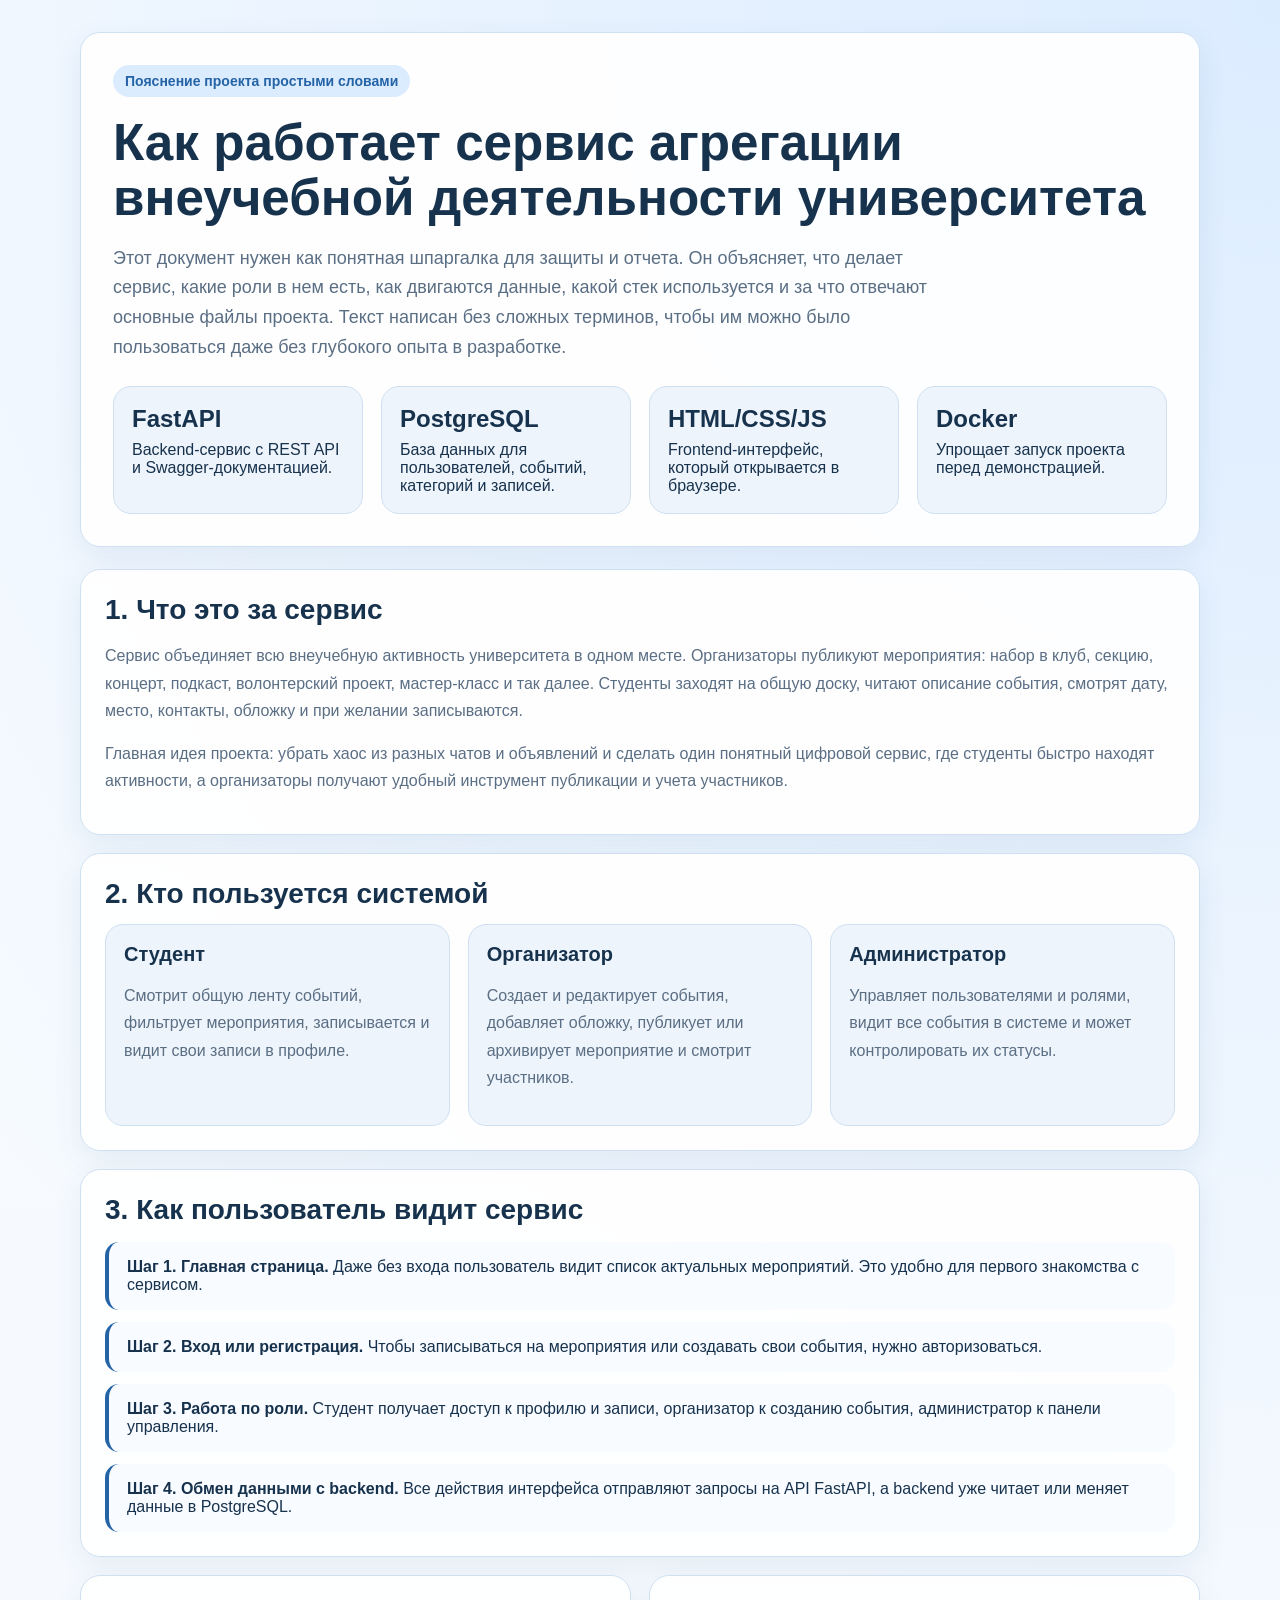
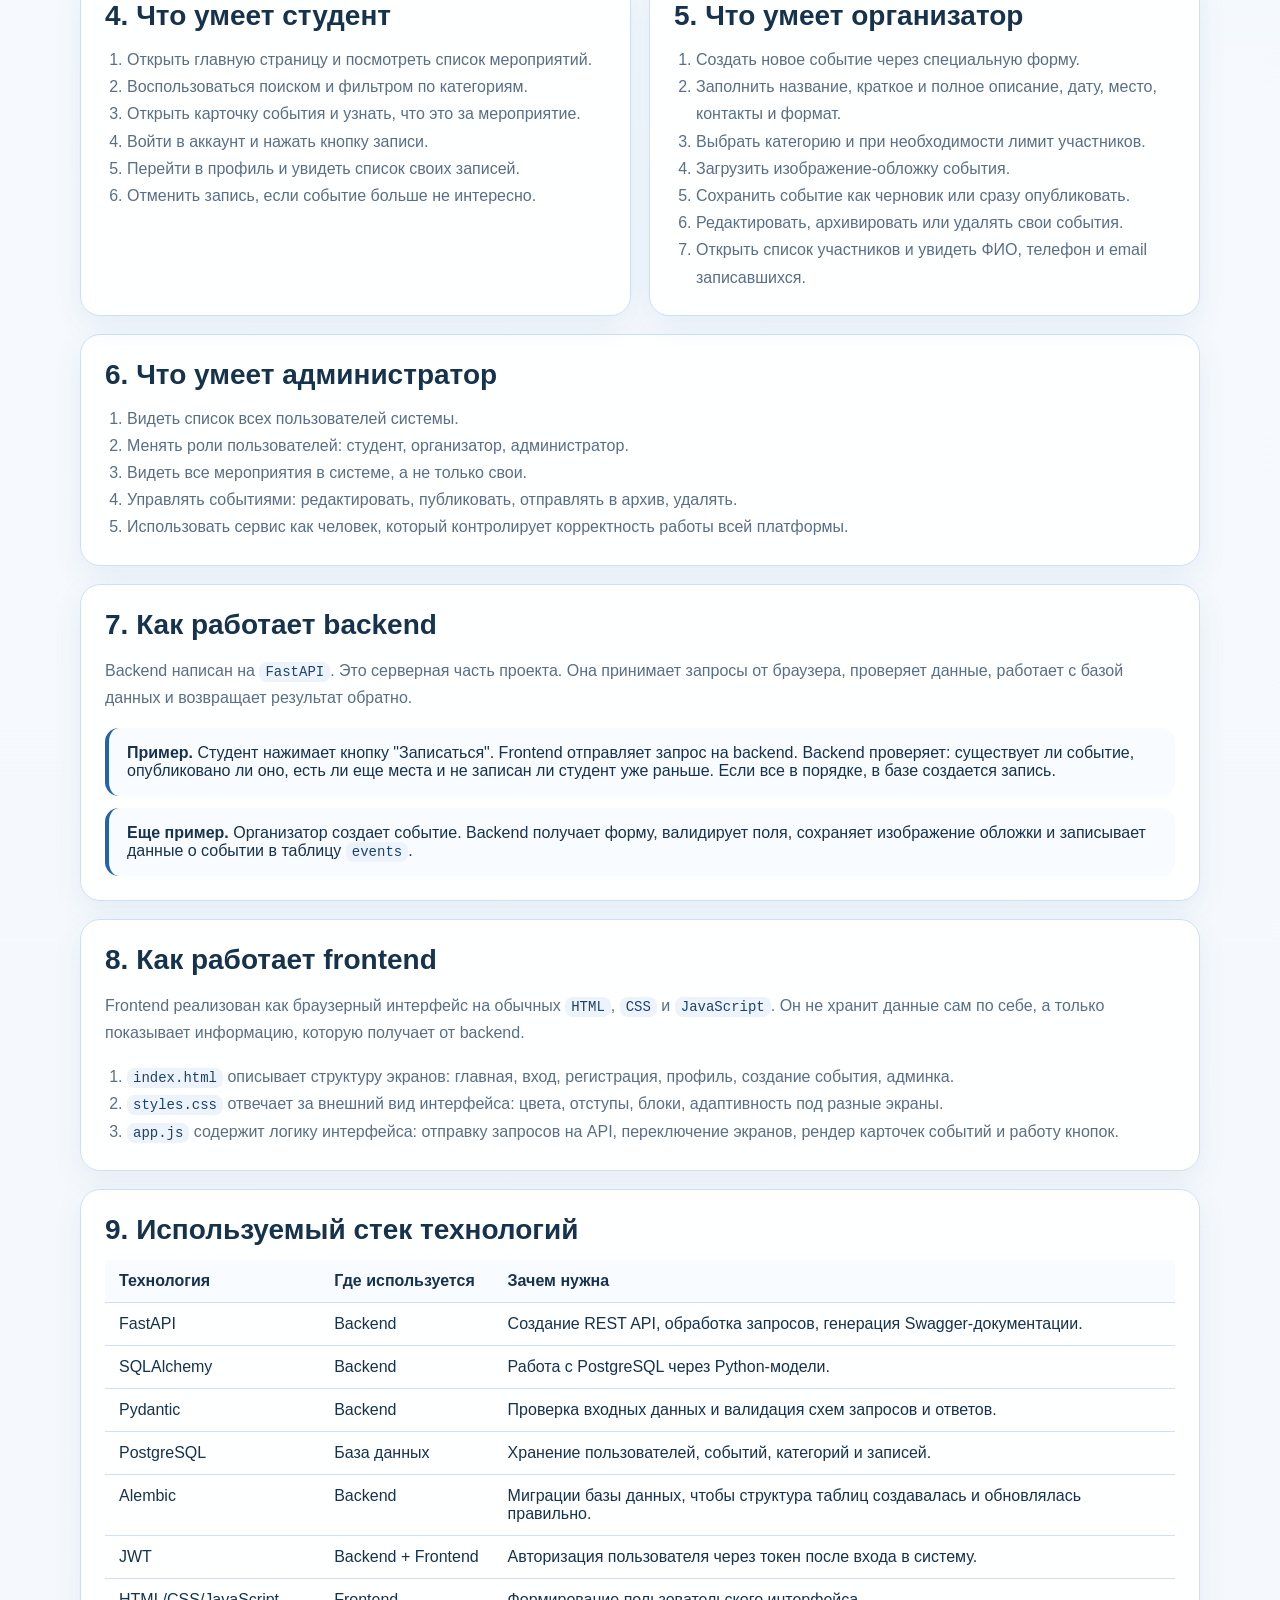
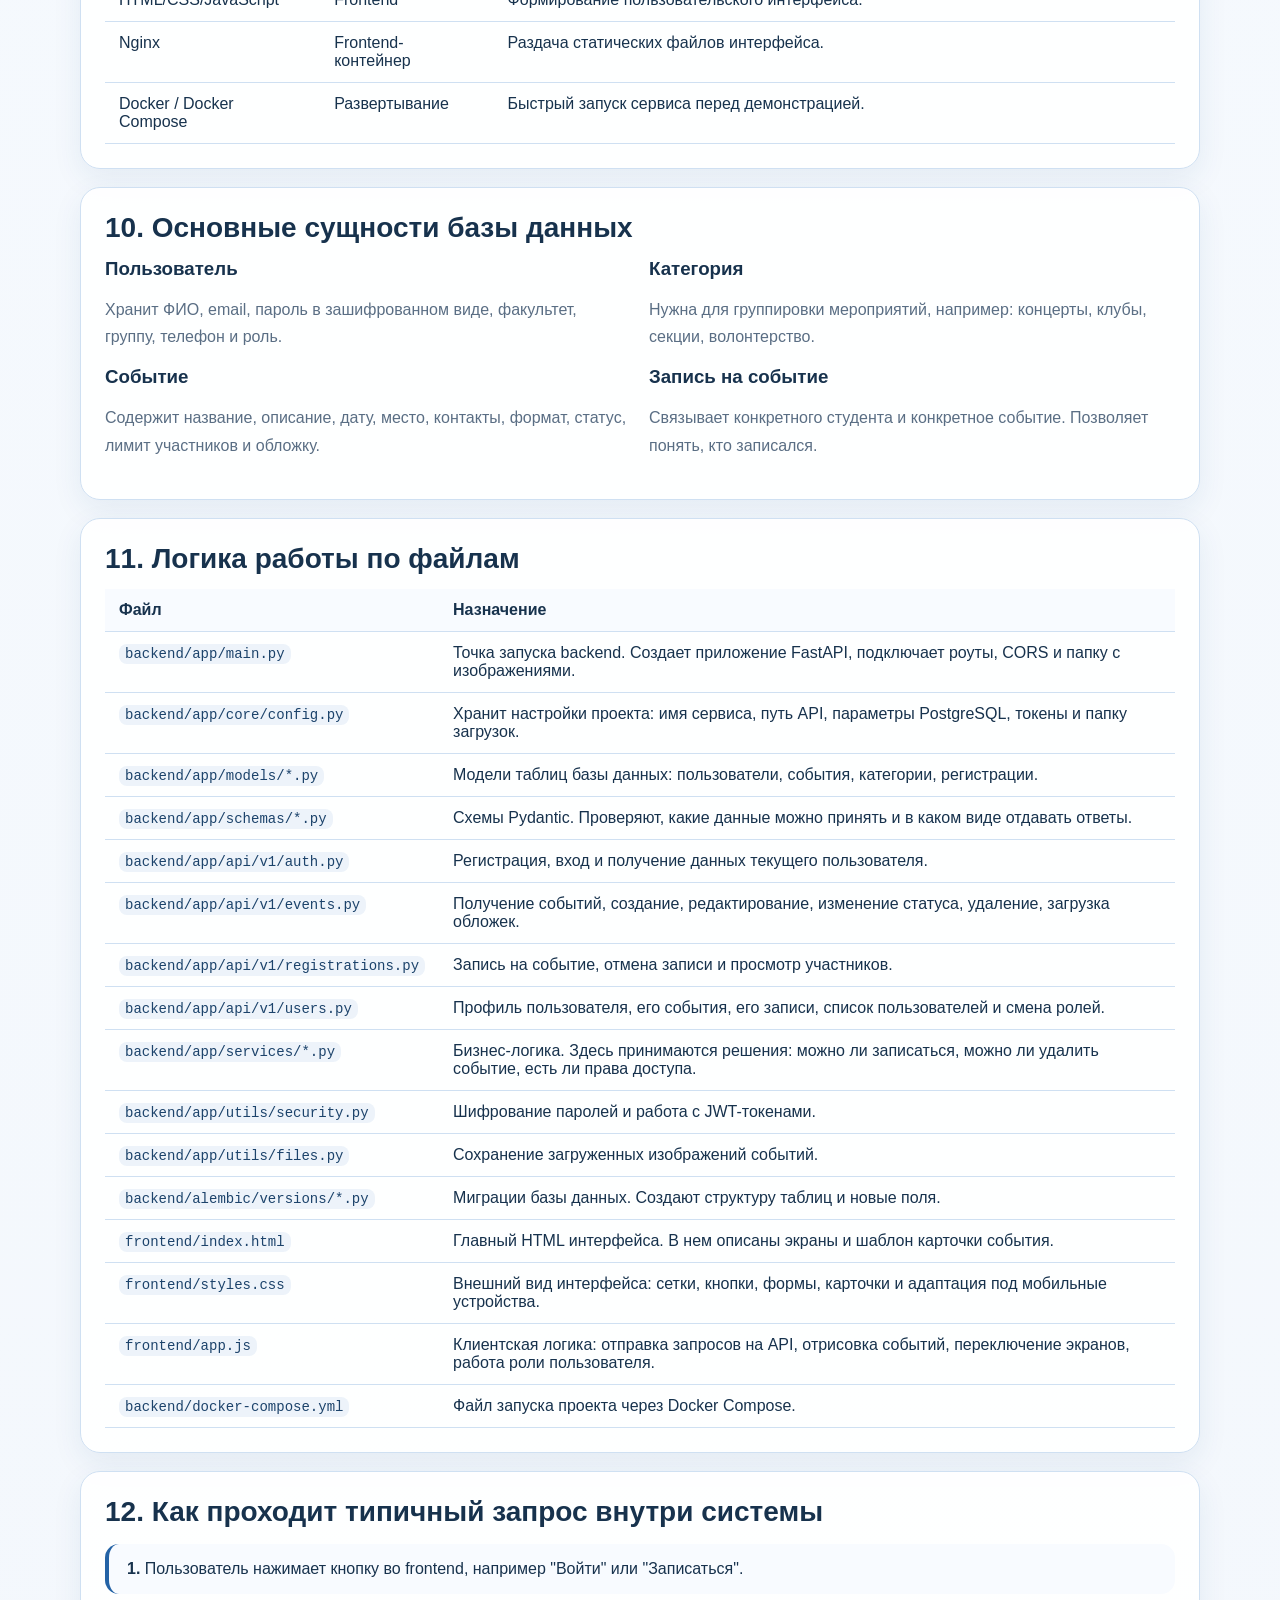
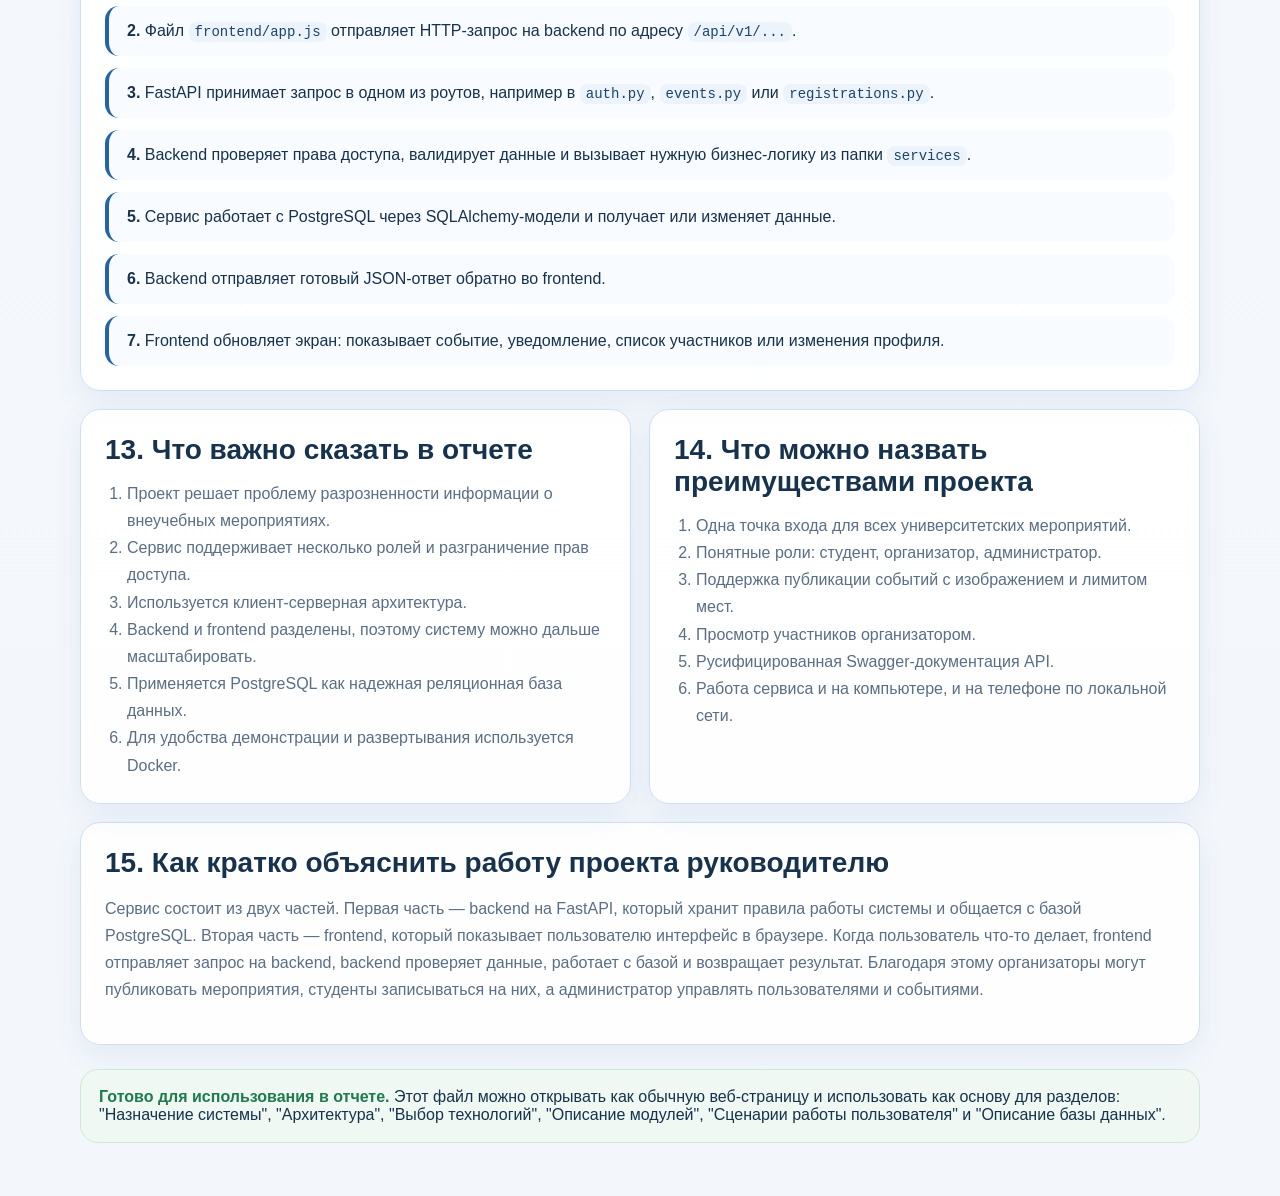
<file: Доп файлы проета /service_report_guide.html>
<!doctype html>
<html lang="ru">
  <head>
    <meta charset="UTF-8" />
    <meta name="viewport" content="width=device-width, initial-scale=1.0" />
    <title>Описание сервиса внеучебной активности</title>
    <style>
      :root {
        --bg: #f3f7fc;
        --surface: #ffffff;
        --surface-soft: #eef4fb;
        --text: #17324d;
        --muted: #5a6e84;
        --line: #cfe0f2;
        --accent: #2463a6;
        --accent-soft: #dcecff;
        --good: #1f7a4f;
        --radius: 20px;
        --shadow: 0 10px 30px rgba(28, 73, 123, 0.08);
      }

      * {
        box-sizing: border-box;
      }

      body {
        margin: 0;
        font-family: -apple-system, BlinkMacSystemFont, "Segoe UI", sans-serif;
        background:
          radial-gradient(circle at top right, #dcecff 0, transparent 28%),
          linear-gradient(180deg, #f7fbff 0%, var(--bg) 100%);
        color: var(--text);
      }

      .page {
        width: min(1120px, calc(100% - 32px));
        margin: 0 auto;
        padding: 32px 0 56px;
      }

      .hero,
      .card {
        background: rgba(255, 255, 255, 0.94);
        border: 1px solid var(--line);
        border-radius: var(--radius);
        box-shadow: var(--shadow);
      }

      .hero {
        padding: 32px;
        margin-bottom: 22px;
      }

      .eyebrow {
        display: inline-block;
        padding: 8px 12px;
        border-radius: 999px;
        background: var(--accent-soft);
        color: var(--accent);
        font-size: 14px;
        font-weight: 600;
      }

      h1,
      h2,
      h3 {
        margin: 0;
      }

      h1 {
        margin-top: 18px;
        font-size: clamp(32px, 4vw, 52px);
        line-height: 1.08;
      }

      .lead {
        margin: 18px 0 0;
        max-width: 820px;
        color: var(--muted);
        font-size: 18px;
        line-height: 1.65;
      }

      .quick-grid,
      .grid-2,
      .grid-3 {
        display: grid;
        gap: 18px;
      }

      .quick-grid {
        grid-template-columns: repeat(auto-fit, minmax(180px, 1fr));
        margin-top: 24px;
      }

      .quick-item {
        padding: 18px;
        border-radius: 18px;
        background: var(--surface-soft);
        border: 1px solid var(--line);
      }

      .quick-item strong {
        display: block;
        font-size: 24px;
        margin-bottom: 8px;
      }

      .section {
        margin-top: 18px;
      }

      .card {
        padding: 24px;
      }

      .grid-2 {
        grid-template-columns: repeat(auto-fit, minmax(320px, 1fr));
      }

      .grid-3 {
        grid-template-columns: repeat(auto-fit, minmax(220px, 1fr));
      }

      .section-title {
        margin-bottom: 14px;
        font-size: 28px;
      }

      .section-text,
      li,
      p {
        color: var(--muted);
        line-height: 1.7;
      }

      ul,
      ol {
        margin: 12px 0 0;
        padding-left: 22px;
      }

      .role {
        padding: 18px;
        border: 1px solid var(--line);
        border-radius: 18px;
        background: var(--surface-soft);
      }

      .role h3 {
        margin-bottom: 8px;
        font-size: 20px;
      }

      .stack-table,
      .file-table {
        width: 100%;
        border-collapse: collapse;
        margin-top: 12px;
      }

      .stack-table th,
      .stack-table td,
      .file-table th,
      .file-table td {
        text-align: left;
        padding: 12px 14px;
        border-bottom: 1px solid var(--line);
        vertical-align: top;
      }

      .stack-table th,
      .file-table th {
        color: var(--text);
        background: #f8fbff;
        font-weight: 700;
      }

      code,
      .path {
        font-family: ui-monospace, SFMono-Regular, Menlo, monospace;
        font-size: 14px;
        padding: 2px 6px;
        border-radius: 8px;
        background: #edf3fa;
        color: #1c436b;
      }

      .flow {
        display: grid;
        gap: 12px;
        margin-top: 16px;
      }

      .step {
        padding: 16px 18px;
        border-left: 4px solid var(--accent);
        background: #f8fbff;
        border-radius: 14px;
      }

      .good {
        color: var(--good);
        font-weight: 600;
      }

      .footer-note {
        margin-top: 24px;
        padding: 18px;
        border-radius: 18px;
        background: #eff8f2;
        border: 1px solid #cfe9d8;
      }

      @media (max-width: 720px) {
        .hero,
        .card {
          padding: 20px;
        }
      }
    </style>
  </head>
  <body>
    <main class="page">
      <section class="hero">
        <span class="eyebrow">Пояснение проекта простыми словами</span>
        <h1>Как работает сервис агрегации внеучебной деятельности университета</h1>
        <p class="lead">
          Этот документ нужен как понятная шпаргалка для защиты и отчета. Он объясняет, что делает
          сервис, какие роли в нем есть, как двигаются данные, какой стек используется и за что
          отвечают основные файлы проекта. Текст написан без сложных терминов, чтобы им можно было
          пользоваться даже без глубокого опыта в разработке.
        </p>

        <div class="quick-grid">
          <div class="quick-item">
            <strong>FastAPI</strong>
            Backend-сервис с REST API и Swagger-документацией.
          </div>
          <div class="quick-item">
            <strong>PostgreSQL</strong>
            База данных для пользователей, событий, категорий и записей.
          </div>
          <div class="quick-item">
            <strong>HTML/CSS/JS</strong>
            Frontend-интерфейс, который открывается в браузере.
          </div>
          <div class="quick-item">
            <strong>Docker</strong>
            Упрощает запуск проекта перед демонстрацией.
          </div>
        </div>
      </section>

      <section class="section card">
        <h2 class="section-title">1. Что это за сервис</h2>
        <p class="section-text">
          Сервис объединяет всю внеучебную активность университета в одном месте. Организаторы
          публикуют мероприятия: набор в клуб, секцию, концерт, подкаст, волонтерский проект,
          мастер-класс и так далее. Студенты заходят на общую доску, читают описание события,
          смотрят дату, место, контакты, обложку и при желании записываются.
        </p>
        <p class="section-text">
          Главная идея проекта: убрать хаос из разных чатов и объявлений и сделать один понятный
          цифровой сервис, где студенты быстро находят активности, а организаторы получают удобный
          инструмент публикации и учета участников.
        </p>
      </section>

      <section class="section card">
        <h2 class="section-title">2. Кто пользуется системой</h2>
        <div class="grid-3">
          <div class="role">
            <h3>Студент</h3>
            <p>Смотрит общую ленту событий, фильтрует мероприятия, записывается и видит свои записи в профиле.</p>
          </div>
          <div class="role">
            <h3>Организатор</h3>
            <p>Создает и редактирует события, добавляет обложку, публикует или архивирует мероприятие и смотрит участников.</p>
          </div>
          <div class="role">
            <h3>Администратор</h3>
            <p>Управляет пользователями и ролями, видит все события в системе и может контролировать их статусы.</p>
          </div>
        </div>
      </section>

      <section class="section card">
        <h2 class="section-title">3. Как пользователь видит сервис</h2>
        <div class="flow">
          <div class="step">
            <strong>Шаг 1. Главная страница.</strong>
            Даже без входа пользователь видит список актуальных мероприятий. Это удобно для первого знакомства с сервисом.
          </div>
          <div class="step">
            <strong>Шаг 2. Вход или регистрация.</strong>
            Чтобы записываться на мероприятия или создавать свои события, нужно авторизоваться.
          </div>
          <div class="step">
            <strong>Шаг 3. Работа по роли.</strong>
            Студент получает доступ к профилю и записи, организатор к созданию события, администратор к панели управления.
          </div>
          <div class="step">
            <strong>Шаг 4. Обмен данными с backend.</strong>
            Все действия интерфейса отправляют запросы на API FastAPI, а backend уже читает или меняет данные в PostgreSQL.
          </div>
        </div>
      </section>

      <section class="section grid-2">
        <article class="card">
          <h2 class="section-title">4. Что умеет студент</h2>
          <ol>
            <li>Открыть главную страницу и посмотреть список мероприятий.</li>
            <li>Воспользоваться поиском и фильтром по категориям.</li>
            <li>Открыть карточку события и узнать, что это за мероприятие.</li>
            <li>Войти в аккаунт и нажать кнопку записи.</li>
            <li>Перейти в профиль и увидеть список своих записей.</li>
            <li>Отменить запись, если событие больше не интересно.</li>
          </ol>
        </article>

        <article class="card">
          <h2 class="section-title">5. Что умеет организатор</h2>
          <ol>
            <li>Создать новое событие через специальную форму.</li>
            <li>Заполнить название, краткое и полное описание, дату, место, контакты и формат.</li>
            <li>Выбрать категорию и при необходимости лимит участников.</li>
            <li>Загрузить изображение-обложку события.</li>
            <li>Сохранить событие как черновик или сразу опубликовать.</li>
            <li>Редактировать, архивировать или удалять свои события.</li>
            <li>Открыть список участников и увидеть ФИО, телефон и email записавшихся.</li>
          </ol>
        </article>
      </section>

      <section class="section card">
        <h2 class="section-title">6. Что умеет администратор</h2>
        <ol>
          <li>Видеть список всех пользователей системы.</li>
          <li>Менять роли пользователей: студент, организатор, администратор.</li>
          <li>Видеть все мероприятия в системе, а не только свои.</li>
          <li>Управлять событиями: редактировать, публиковать, отправлять в архив, удалять.</li>
          <li>Использовать сервис как человек, который контролирует корректность работы всей платформы.</li>
        </ol>
      </section>

      <section class="section card">
        <h2 class="section-title">7. Как работает backend</h2>
        <p class="section-text">
          Backend написан на <code>FastAPI</code>. Это серверная часть проекта. Она принимает запросы
          от браузера, проверяет данные, работает с базой данных и возвращает результат обратно.
        </p>
        <div class="flow">
          <div class="step">
            <strong>Пример.</strong>
            Студент нажимает кнопку "Записаться". Frontend отправляет запрос на backend. Backend проверяет:
            существует ли событие, опубликовано ли оно, есть ли еще места и не записан ли студент уже раньше.
            Если все в порядке, в базе создается запись.
          </div>
          <div class="step">
            <strong>Еще пример.</strong>
            Организатор создает событие. Backend получает форму, валидирует поля, сохраняет изображение
            обложки и записывает данные о событии в таблицу <code>events</code>.
          </div>
        </div>
      </section>

      <section class="section card">
        <h2 class="section-title">8. Как работает frontend</h2>
        <p class="section-text">
          Frontend реализован как браузерный интерфейс на обычных <code>HTML</code>, <code>CSS</code> и
          <code>JavaScript</code>. Он не хранит данные сам по себе, а только показывает информацию,
          которую получает от backend.
        </p>
        <ol>
          <li><code>index.html</code> описывает структуру экранов: главная, вход, регистрация, профиль, создание события, админка.</li>
          <li><code>styles.css</code> отвечает за внешний вид интерфейса: цвета, отступы, блоки, адаптивность под разные экраны.</li>
          <li><code>app.js</code> содержит логику интерфейса: отправку запросов на API, переключение экранов, рендер карточек событий и работу кнопок.</li>
        </ol>
      </section>

      <section class="section card">
        <h2 class="section-title">9. Используемый стек технологий</h2>
        <table class="stack-table">
          <thead>
            <tr>
              <th>Технология</th>
              <th>Где используется</th>
              <th>Зачем нужна</th>
            </tr>
          </thead>
          <tbody>
            <tr>
              <td>FastAPI</td>
              <td>Backend</td>
              <td>Создание REST API, обработка запросов, генерация Swagger-документации.</td>
            </tr>
            <tr>
              <td>SQLAlchemy</td>
              <td>Backend</td>
              <td>Работа с PostgreSQL через Python-модели.</td>
            </tr>
            <tr>
              <td>Pydantic</td>
              <td>Backend</td>
              <td>Проверка входных данных и валидация схем запросов и ответов.</td>
            </tr>
            <tr>
              <td>PostgreSQL</td>
              <td>База данных</td>
              <td>Хранение пользователей, событий, категорий и записей.</td>
            </tr>
            <tr>
              <td>Alembic</td>
              <td>Backend</td>
              <td>Миграции базы данных, чтобы структура таблиц создавалась и обновлялась правильно.</td>
            </tr>
            <tr>
              <td>JWT</td>
              <td>Backend + Frontend</td>
              <td>Авторизация пользователя через токен после входа в систему.</td>
            </tr>
            <tr>
              <td>HTML/CSS/JavaScript</td>
              <td>Frontend</td>
              <td>Формирование пользовательского интерфейса.</td>
            </tr>
            <tr>
              <td>Nginx</td>
              <td>Frontend-контейнер</td>
              <td>Раздача статических файлов интерфейса.</td>
            </tr>
            <tr>
              <td>Docker / Docker Compose</td>
              <td>Развертывание</td>
              <td>Быстрый запуск сервиса перед демонстрацией.</td>
            </tr>
          </tbody>
        </table>
      </section>

      <section class="section card">
        <h2 class="section-title">10. Основные сущности базы данных</h2>
        <div class="grid-2">
          <div>
            <h3>Пользователь</h3>
            <p>Хранит ФИО, email, пароль в зашифрованном виде, факультет, группу, телефон и роль.</p>

            <h3>Событие</h3>
            <p>Содержит название, описание, дату, место, контакты, формат, статус, лимит участников и обложку.</p>
          </div>
          <div>
            <h3>Категория</h3>
            <p>Нужна для группировки мероприятий, например: концерты, клубы, секции, волонтерство.</p>

            <h3>Запись на событие</h3>
            <p>Связывает конкретного студента и конкретное событие. Позволяет понять, кто записался.</p>
          </div>
        </div>
      </section>

      <section class="section card">
        <h2 class="section-title">11. Логика работы по файлам</h2>
        <table class="file-table">
          <thead>
            <tr>
              <th>Файл</th>
              <th>Назначение</th>
            </tr>
          </thead>
          <tbody>
            <tr>
              <td><span class="path">backend/app/main.py</span></td>
              <td>Точка запуска backend. Создает приложение FastAPI, подключает роуты, CORS и папку с изображениями.</td>
            </tr>
            <tr>
              <td><span class="path">backend/app/core/config.py</span></td>
              <td>Хранит настройки проекта: имя сервиса, путь API, параметры PostgreSQL, токены и папку загрузок.</td>
            </tr>
            <tr>
              <td><span class="path">backend/app/models/*.py</span></td>
              <td>Модели таблиц базы данных: пользователи, события, категории, регистрации.</td>
            </tr>
            <tr>
              <td><span class="path">backend/app/schemas/*.py</span></td>
              <td>Схемы Pydantic. Проверяют, какие данные можно принять и в каком виде отдавать ответы.</td>
            </tr>
            <tr>
              <td><span class="path">backend/app/api/v1/auth.py</span></td>
              <td>Регистрация, вход и получение данных текущего пользователя.</td>
            </tr>
            <tr>
              <td><span class="path">backend/app/api/v1/events.py</span></td>
              <td>Получение событий, создание, редактирование, изменение статуса, удаление, загрузка обложек.</td>
            </tr>
            <tr>
              <td><span class="path">backend/app/api/v1/registrations.py</span></td>
              <td>Запись на событие, отмена записи и просмотр участников.</td>
            </tr>
            <tr>
              <td><span class="path">backend/app/api/v1/users.py</span></td>
              <td>Профиль пользователя, его события, его записи, список пользователей и смена ролей.</td>
            </tr>
            <tr>
              <td><span class="path">backend/app/services/*.py</span></td>
              <td>Бизнес-логика. Здесь принимаются решения: можно ли записаться, можно ли удалить событие, есть ли права доступа.</td>
            </tr>
            <tr>
              <td><span class="path">backend/app/utils/security.py</span></td>
              <td>Шифрование паролей и работа с JWT-токенами.</td>
            </tr>
            <tr>
              <td><span class="path">backend/app/utils/files.py</span></td>
              <td>Сохранение загруженных изображений событий.</td>
            </tr>
            <tr>
              <td><span class="path">backend/alembic/versions/*.py</span></td>
              <td>Миграции базы данных. Создают структуру таблиц и новые поля.</td>
            </tr>
            <tr>
              <td><span class="path">frontend/index.html</span></td>
              <td>Главный HTML интерфейса. В нем описаны экраны и шаблон карточки события.</td>
            </tr>
            <tr>
              <td><span class="path">frontend/styles.css</span></td>
              <td>Внешний вид интерфейса: сетки, кнопки, формы, карточки и адаптация под мобильные устройства.</td>
            </tr>
            <tr>
              <td><span class="path">frontend/app.js</span></td>
              <td>Клиентская логика: отправка запросов на API, отрисовка событий, переключение экранов, работа роли пользователя.</td>
            </tr>
            <tr>
              <td><span class="path">backend/docker-compose.yml</span></td>
              <td>Файл запуска проекта через Docker Compose.</td>
            </tr>
          </tbody>
        </table>
      </section>

      <section class="section card">
        <h2 class="section-title">12. Как проходит типичный запрос внутри системы</h2>
        <div class="flow">
          <div class="step">
            <strong>1.</strong> Пользователь нажимает кнопку во frontend, например "Войти" или "Записаться".
          </div>
          <div class="step">
            <strong>2.</strong> Файл <code>frontend/app.js</code> отправляет HTTP-запрос на backend по адресу <code>/api/v1/...</code>.
          </div>
          <div class="step">
            <strong>3.</strong> FastAPI принимает запрос в одном из роутов, например в <code>auth.py</code>, <code>events.py</code> или <code>registrations.py</code>.
          </div>
          <div class="step">
            <strong>4.</strong> Backend проверяет права доступа, валидирует данные и вызывает нужную бизнес-логику из папки <code>services</code>.
          </div>
          <div class="step">
            <strong>5.</strong> Сервис работает с PostgreSQL через SQLAlchemy-модели и получает или изменяет данные.
          </div>
          <div class="step">
            <strong>6.</strong> Backend отправляет готовый JSON-ответ обратно во frontend.
          </div>
          <div class="step">
            <strong>7.</strong> Frontend обновляет экран: показывает событие, уведомление, список участников или изменения профиля.
          </div>
        </div>
      </section>

      <section class="section grid-2">
        <article class="card">
          <h2 class="section-title">13. Что важно сказать в отчете</h2>
          <ol>
            <li>Проект решает проблему разрозненности информации о внеучебных мероприятиях.</li>
            <li>Сервис поддерживает несколько ролей и разграничение прав доступа.</li>
            <li>Используется клиент-серверная архитектура.</li>
            <li>Backend и frontend разделены, поэтому систему можно дальше масштабировать.</li>
            <li>Применяется PostgreSQL как надежная реляционная база данных.</li>
            <li>Для удобства демонстрации и развертывания используется Docker.</li>
          </ol>
        </article>

        <article class="card">
          <h2 class="section-title">14. Что можно назвать преимуществами проекта</h2>
          <ol>
            <li>Одна точка входа для всех университетских мероприятий.</li>
            <li>Понятные роли: студент, организатор, администратор.</li>
            <li>Поддержка публикации событий с изображением и лимитом мест.</li>
            <li>Просмотр участников организатором.</li>
            <li>Русифицированная Swagger-документация API.</li>
            <li>Работа сервиса и на компьютере, и на телефоне по локальной сети.</li>
          </ol>
        </article>
      </section>

      <section class="section card">
        <h2 class="section-title">15. Как кратко объяснить работу проекта руководителю</h2>
        <p class="section-text">
          Сервис состоит из двух частей. Первая часть — backend на FastAPI, который хранит правила
          работы системы и общается с базой PostgreSQL. Вторая часть — frontend, который показывает
          пользователю интерфейс в браузере. Когда пользователь что-то делает, frontend отправляет
          запрос на backend, backend проверяет данные, работает с базой и возвращает результат.
          Благодаря этому организаторы могут публиковать мероприятия, студенты записываться на них,
          а администратор управлять пользователями и событиями.
        </p>
      </section>

      <section class="footer-note">
        <strong class="good">Готово для использования в отчете.</strong>
        Этот файл можно открывать как обычную веб-страницу и использовать как основу для разделов:
        "Назначение системы", "Архитектура", "Выбор технологий", "Описание модулей", "Сценарии работы пользователя" и "Описание базы данных".
      </section>
    </main>
  </body>
</html>
</file>
